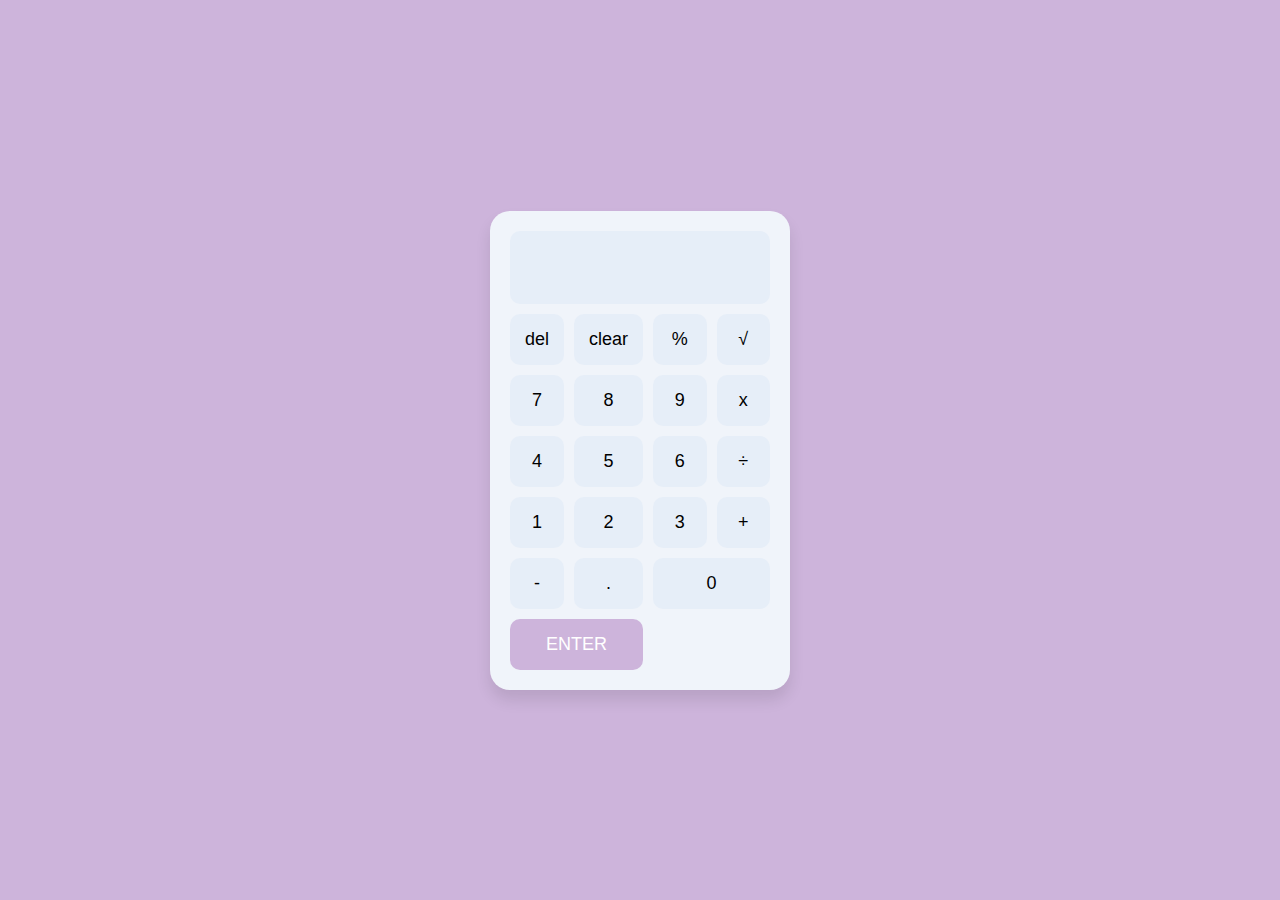
<file: calculator/index.html>
<!DOCTYPE html>
<html lang="en">
<head>
    <meta charset="UTF-8">
    <meta name="viewport" content="width=device-width, initial-scale=1.0">
    <title>Calculator</title>
    <link rel="stylesheet" href="styles.css">
</head>
<body>
    <div class="calculator">
        <div class="display">
            <input type="text" id="display" disabled value="">
            <div class="result"></div>
        </div>
        <div class="buttons">
            <button>del</button>
            <button>clear</button>
            <button>%</button>
            <button>√</button>
            <button>7</button>
            <button>8</button>
            <button>9</button>
            <button>x</button>
            <button>4</button>
            <button>5</button>
            <button>6</button>
            <button>÷</button>
            <button>1</button>
            <button>2</button>
            <button>3</button>
            <button>+</button>
            <button>-</button>
            <button>.</button>
            <button id="zero">0</button>
            <button id="enter">ENTER</button>
        </div>
    </div>
    <script src="script.js"></script>
</body>
</html>
</file>
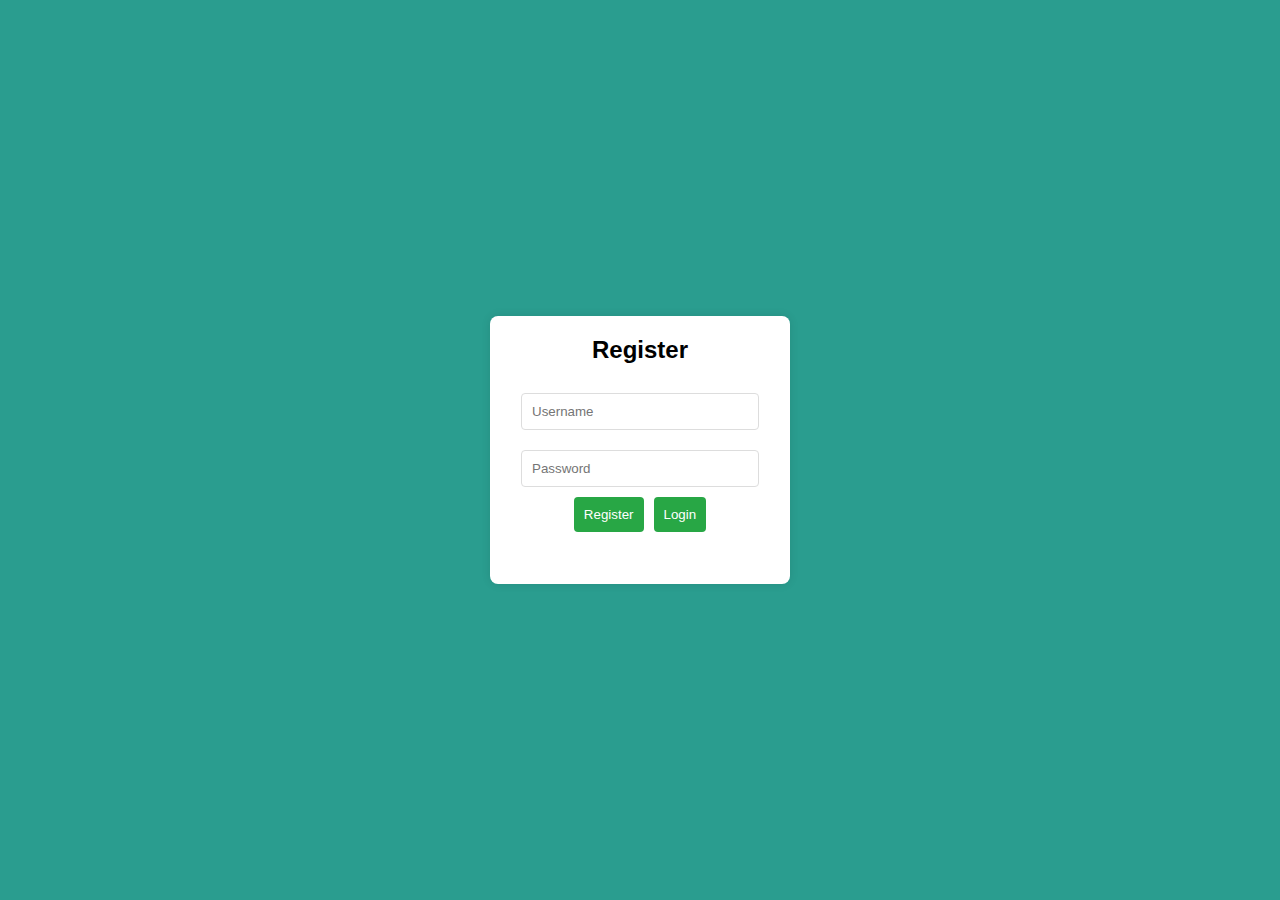
<file: login authencation/index.html>
<!DOCTYPE html>
<html lang="en">
<head>
    <meta charset="UTF-8">
    <meta name="viewport" content="width=device-width, initial-scale=1.0">
    <title>Login System</title>
    <link rel="stylesheet" href="styles.css">
</head>
<body>
    <div id="app">
        <div id="register" class="tab">
            <h2>Register</h2>
            <input type="text" id="register-username" placeholder="Username">
            <input type="password" id="register-password" placeholder="Password">
            <div class="button-group">
                <button onclick="register()">Register</button>
                <button onclick="showLogin()">Login</button>
            </div>
            <p id="register-message"></p>
        </div>

        <div id="login" class="tab" style="display: none;">
            <h2>Login</h2>
            <input type="text" id="login-username" placeholder="Username">
            <input type="password" id="login-password" placeholder="Password">
            <div class="button-group">
                <button onclick="login()">Login</button>
                <button onclick="showRegister()">Register</button>
            </div>
            <p id="login-message"></p>
        </div>
    </div>

    <script src="app.js"></script>
</body>
</html>
</file>
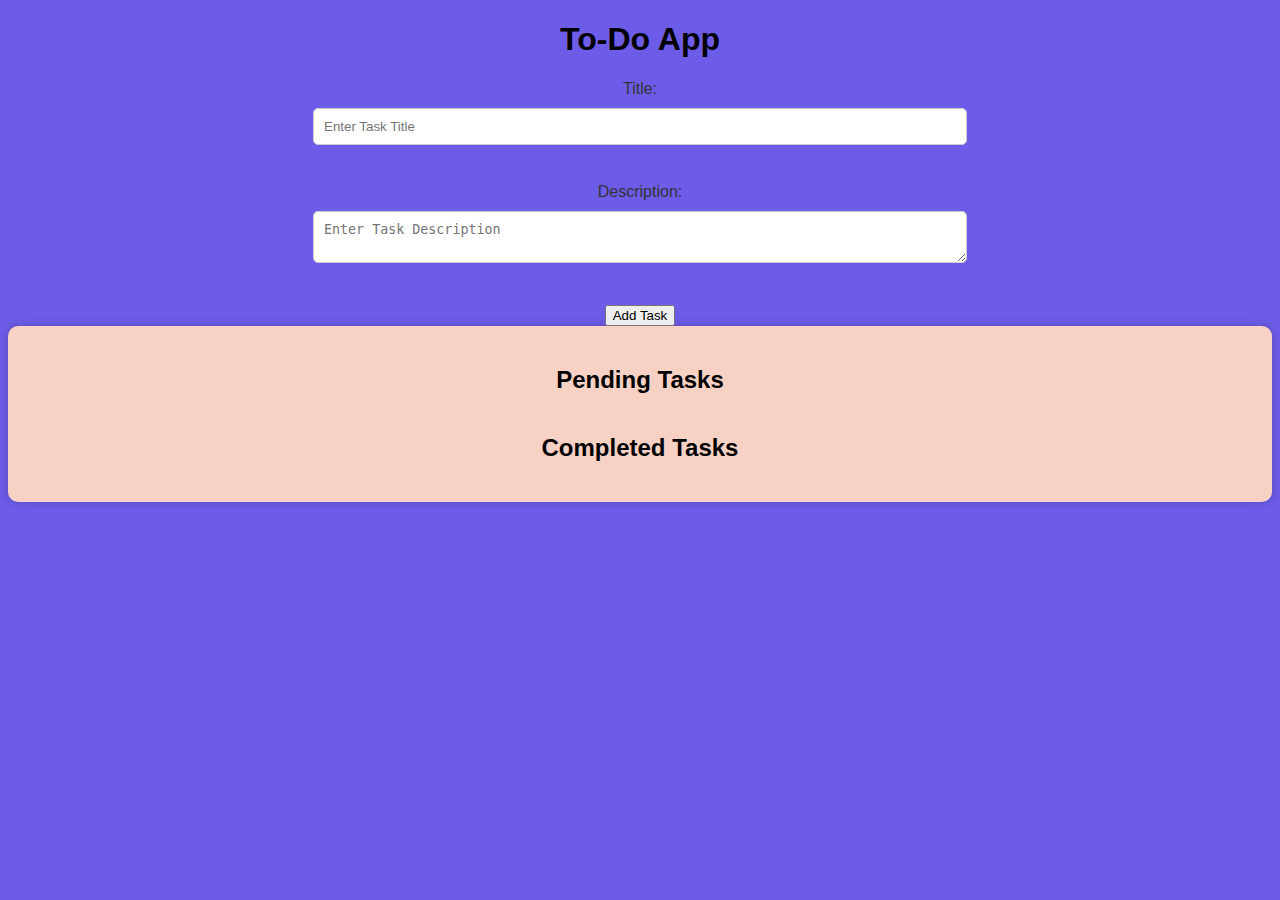
<file: to do webapp/index.html>
<!DOCTYPE html>
<html lang="en">
<head>
    <meta charset="UTF-8">
    <meta name="viewport" content="width=device-width, initial-scale=1.0">
    <title>To-Do App</title>
    <link rel="stylesheet" href="styles.css">
</head>
<body>
    <h1>To-Do App</h1>
    <form id="add-task-form">
        <label for="title">Title:</label>
        <input type="text" id="title" placeholder="Enter Task Title">
        <br><br>
        <label for="description">Description:</label>
        <textarea id="description" placeholder="Enter Task Description"></textarea>
        <br><br>
        <button id="add-task-btn">Add Task</button>
    </form>
    <div id="task-lists">
        <h2>Pending Tasks</h2>
        <ul id="pending-tasks"></ul>
        <h2>Completed Tasks</h2>
        <ul id="completed-tasks"></ul>
    </div>

    <script src="script.js"></script>
</body>
</html>
</file>
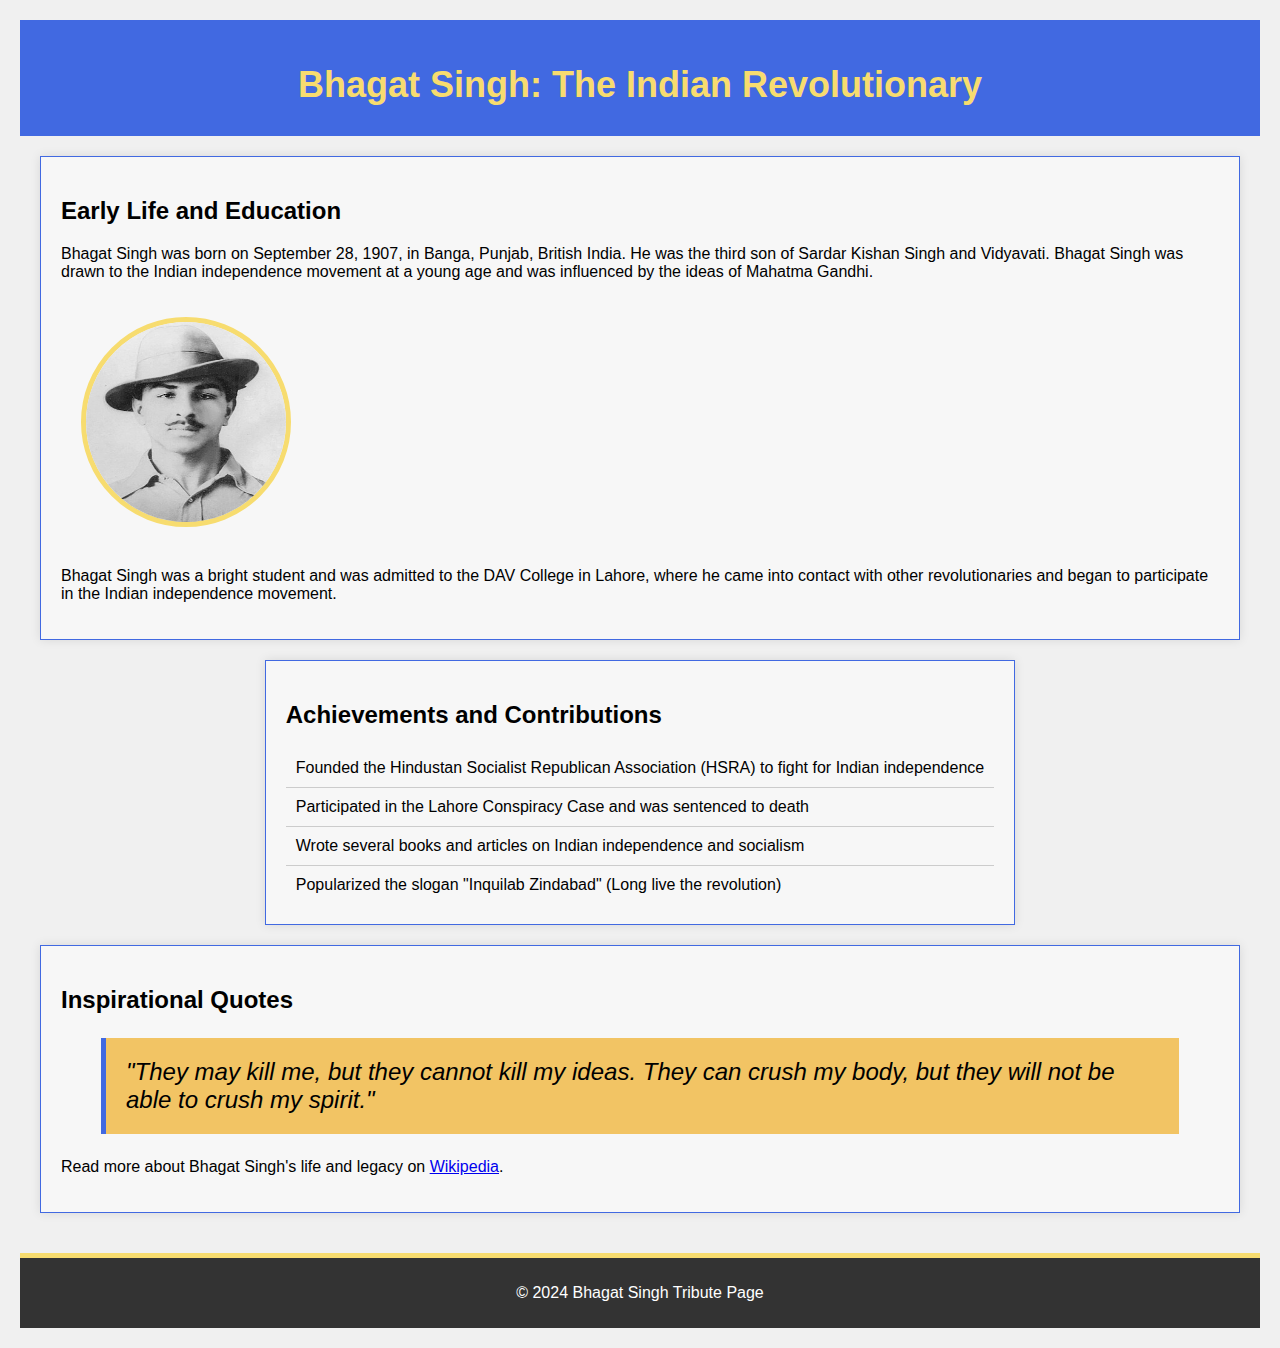
<file: tribute page/index.html>
<!DOCTYPE html>
<html lang="en">
<head>
    <meta charset="UTF-8">
    <meta name="viewport" content="width=device-width, initial-scale=1.0">
    <title>Bhagat Singh Tribute Page</title>
    <link rel="stylesheet" href="style.css">
</head>
<body>
    <header>
        <h1>Bhagat Singh: The Indian Revolutionary</h1>
    </header>
    <main>
        <section class="bio">
            <h2>Early Life and Education</h2>
            <p>Bhagat Singh was born on September 28, 1907, in Banga, Punjab, British India. He was the third son of Sardar Kishan Singh and Vidyavati. Bhagat Singh was drawn to the Indian independence movement at a young age and was influenced by the ideas of Mahatma Gandhi.</p>
            <img src="Bhagat_Singh_1929.jpg" alt="Bhagat Singh" class="bio-image">
            <p>Bhagat Singh was a bright student and was admitted to the DAV College in Lahore, where he came into contact with other revolutionaries and began to participate in the Indian independence movement.</p>
        </section>
        <section class="achievements">
            <h2>Achievements and Contributions</h2>
            <ul>
                <li>Founded the Hindustan Socialist Republican Association (HSRA) to fight for Indian independence</li>
                <li>Participated in the Lahore Conspiracy Case and was sentenced to death</li>
                <li>Wrote several books and articles on Indian independence and socialism</li>
                <li>Popularized the slogan "Inquilab Zindabad" (Long live the revolution)</li>
            </ul>
        </section>
        <section class="quotes">
            <h2>Inspirational Quotes</h2>
            <blockquote>
                "They may kill me, but they cannot kill my ideas. They can crush my body, but they will not be able to crush my spirit."
            </blockquote>
            <p>Read more about Bhagat Singh's life and legacy on <a href="https://en.wikipedia.org/wiki/Bhagat_Singh" target="_blank">Wikipedia</a>.</p>
        </section>
    </main>
    <footer>
        <p>&copy; 2024 Bhagat Singh Tribute Page</p>
    </footer>
</body>
</html>
</file>
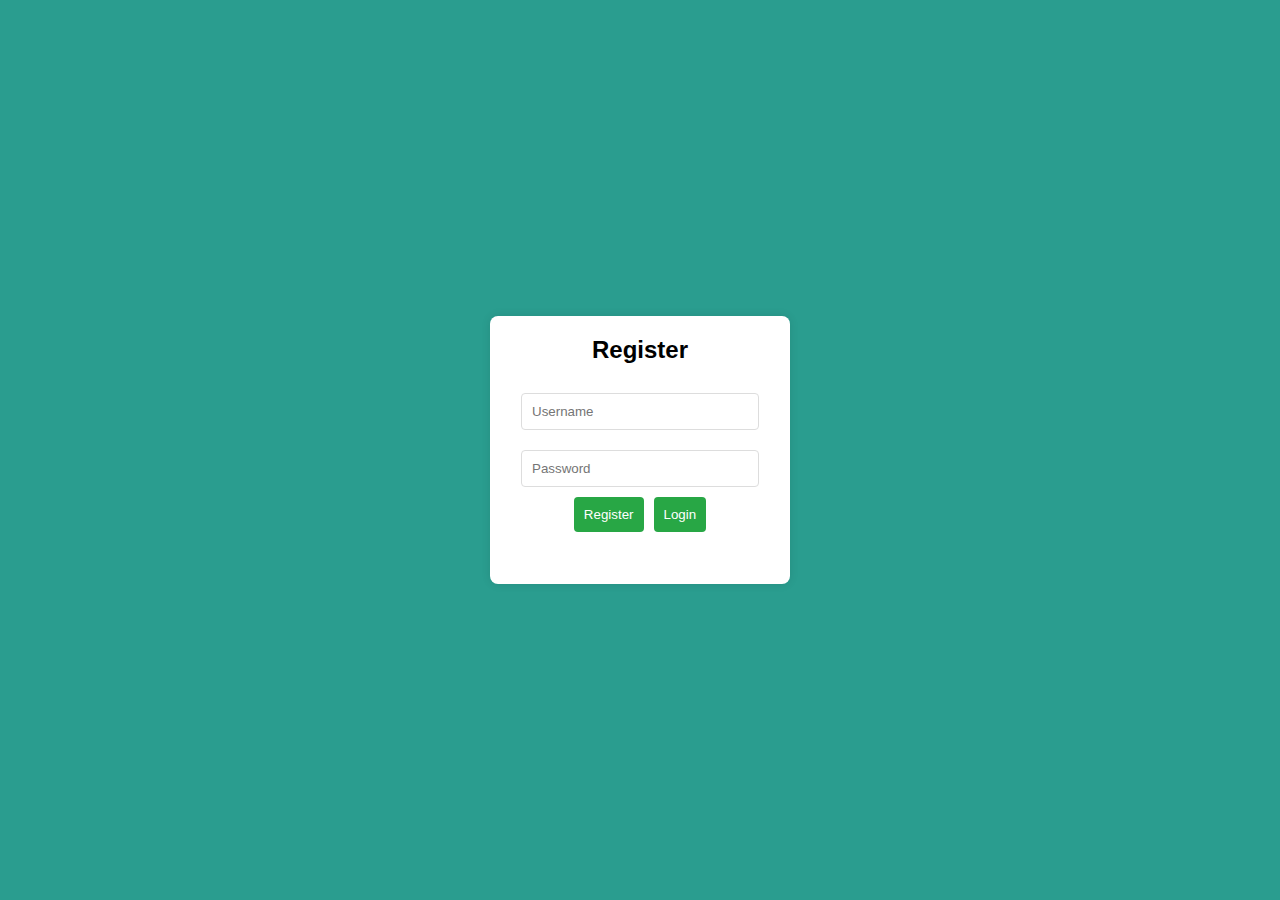
<file: login authencation/secured.html>
<!DOCTYPE html>
<html lang="en">
<head>
    <meta charset="UTF-8">
    <meta name="viewport" content="width=device-width, initial-scale=1.0">
    <title>Secured Page</title>
    <link rel="stylesheet" href="styles.css">
</head>
<body>
    <div id="secured-page">
        <h2>Hello, <span id="username-display"></span>!</h2>
        <button onclick="goBack()">Back</button>
    </div>

    <script src="app.js"></script>
</body>
</html>
</file>
<file: calculator/styles.css>
body {
    display: flex;
    justify-content: center;
    align-items: center;
    height: 100vh;
    background-color: #cdb4db;
    margin: 0;
}

.calculator {
    background-color: #F0F4FA;
    border-radius: 20px;
    box-shadow: 0 10px 15px rgba(0, 0, 0, 0.1);
    padding: 20px;
    width: 260px;
}

.display {
    display: flex;
    flex-direction: column;
    align-items: flex-end;
    margin-bottom: 10px;
    padding: 10px;
    background-color: #E6EEF8;
    border-radius: 10px;
}

.display input {
    width: 100%;
    padding: 10px;
    font-size: 24px;
    border: none;
    background-color: transparent;
    text-align: right;
    color: #333;
    font-family: 'Arial', sans-serif;
}

.display .result {
    font-size: 36px;
    color: #333;
    margin-top: 5px;
}

.buttons {
    display: grid;
    grid-template-columns: repeat(4, 1fr);
    gap: 10px;
}

button {
    background-color: #E6EEF8;
    border: none;
    border-radius: 10px;
    padding: 15px;
    font-size: 18px;
    cursor: pointer;
    transition: background-color 0.3s;
    text-align: center;
}

button:hover {
    background-color: #d0e0f4;
}

button:active {
    background-color: #B6D4EF;
}

#zero {
    grid-column: span 2;
}

#enter {
    grid-column: span 2;
    background-color: #cdb4db;
    color: #fff;
}
</file>
<file: login authencation/styles.css>
body {
    font-family: Arial, sans-serif;
    display: flex;
    justify-content: center;
    align-items: center;
    height: 100vh;
    margin: 0;
    background-color: #2a9d8f;
}

#app {
    background: #fff;
    border-radius: 8px;
    box-shadow: 0 0 10px rgba(0, 0, 0, 0.1);
    padding: 20px;
    width: 300px;
}

h2 {
    margin-top: 0;
}

input {
    width: 100%;
    padding: 10px;
    margin: 10px 0;
    border: 1px solid #ddd;
    border-radius: 4px;
}

button {
    width: 100%;
    padding: 10px;
    background-color: #28a745;
    color: white;
    border: none;
    border-radius: 4px;
    cursor: pointer;
}

button:hover {
    background-color: #218838;
}

p {
    color: red;
}
body {
    font-family: Arial, sans-serif;
    display: flex;
    justify-content: center;
    align-items: center;
    height: 100vh;
    margin: 0;
    background-color: #2a9d8f;
}

#app {
    background: #fff;
    border-radius: 8px;
    box-shadow: 0 0 10px rgba(0, 0, 0, 0.1);
    padding: 20px;
    width: 300px;
    box-sizing: border-box;
}

.tab {
    display: flex;
    flex-direction: column;
    align-items: center;
}

h2 {
    margin-top: 0;
    text-align: center;
}

input {
    width: calc(100% - 22px);
    padding: 10px;
    margin: 10px 0;
    border: 1px solid #ddd;
    border-radius: 4px;
    box-sizing: border-box;
}

.button-group {
    display: flex;
    gap: 10px;
}

button {
    padding: 10px;
    background-color: #28a745;
    color: white;
    border: none;
    border-radius: 4px;
    cursor: pointer;
    box-sizing: border-box;
}

button:hover {
    background-color: #218838;
}

p {
    color: red;
    text-align: center;
}
</file>
<file: to do webapp/styles.css>
body {
    font-family: Arial, sans-serif;
    text-align: center;
    background-color: #6c5ce7; /* Soft purple background */
}

#task-lists {
    display: flex;
    flex-direction: column;
    align-items: center;
    padding: 20px;
    background-color: #f7d2c4; /* Light beige background */
    border-radius: 10px;
    box-shadow: 0 0 10px rgba(0, 0, 0, 0.2);
}

ul {
    list-style: none;
    padding: 0;
    margin: 0;
}

li {
    padding: 10px;
    border-bottom: 1px solid #ccc;
}

li:last-child {
    border-bottom: none;
}

.task {
    display: flex;
    justify-content: space-between;
    align-items: center;
}

.task span {
    flex-grow: 1;
    color: #333; /* Dark gray text */
}

.task button {
    margin-left: 10px;
    background-color: #ffc107; /* Warm orange button */
    color: #6c5ce7; /* Soft purple text */
    border: none;
    border-radius: 5px;
    padding: 10px 20px;
    cursor: pointer;
}

.task button:hover {
    background-color: #ffa07a; /* Lighter orange on hover */
}

.completed {
    text-decoration: line-through;
    color: #666; /* Gray text for completed tasks */
}

label {
    display: block;
    margin-bottom: 10px;
    color: #333; /* Dark gray text */
}

input[type="text"], textarea {
    width: 50%;
    padding: 10px;
    margin-bottom: 20px;
    border: 1px solid #ccc;
    border-radius: 5px;
}

button[type="submit"] {
    background-color: #34c759; /* Bright green submit button */
    color: #fff; /* White text */
    padding: 10px 20px;
    border: none;
    border-radius: 5px;
    cursor: pointer;
}

button[type="submit"]:hover {
    background-color: #2ecc71; /* Lighter green on hover */
}
</file>
<file: tribute page/style.css>
body {
    font-family: Arial, sans-serif;
    margin: 20px;
    background-color: #f0f0f0; /* light gray background */
}

header {
    background-color: #4169E1; /* royal blue */
    color: #fff;
    padding: 20px;
    text-align: center;
}

h1 {
    font-size: 36px;
    margin-bottom: 10px;
    color: #F7DC6F; /* golden yellow */
}

main {
    display: flex;
    flex-direction: column;
    align-items: center;
    padding: 20px;
}

.bio,.achievements,.quotes {
    background-color: #f7f7f7;
    padding: 20px;
    margin-bottom: 20px;
    box-shadow: 0 0 10px rgba(0, 0, 0, 0.1);
    border: 1px solid #4169E1; /* royal blue border */
}

.bio-image {
    width: 200px;
    height: 200px;
    border-radius: 50%;
    margin: 20px;
    border: 5px solid #F7DC6F; /* golden yellow border */
}

.achievements ul {
    list-style: none;
    padding: 0;
    margin: 0;
}

.achievements li {
    padding: 10px;
    border-bottom: 1px solid #ccc;
}

.achievements li:last-child {
    border-bottom: none;
}

.quotes blockquote {
    font-size: 24px;
    font-style: italic;
    padding: 20px;
    border-left: 5px solid #4169E1; /* royal blue border */
    background-color: #F2C464; /* light yellow background */
}

footer {
    background-color: #333;
    color: #fff;
    padding: 10px;
    text-align: center;
    clear: both;
    border-top: 5px solid #F7DC6F; /* golden yellow border */
}
</file>
